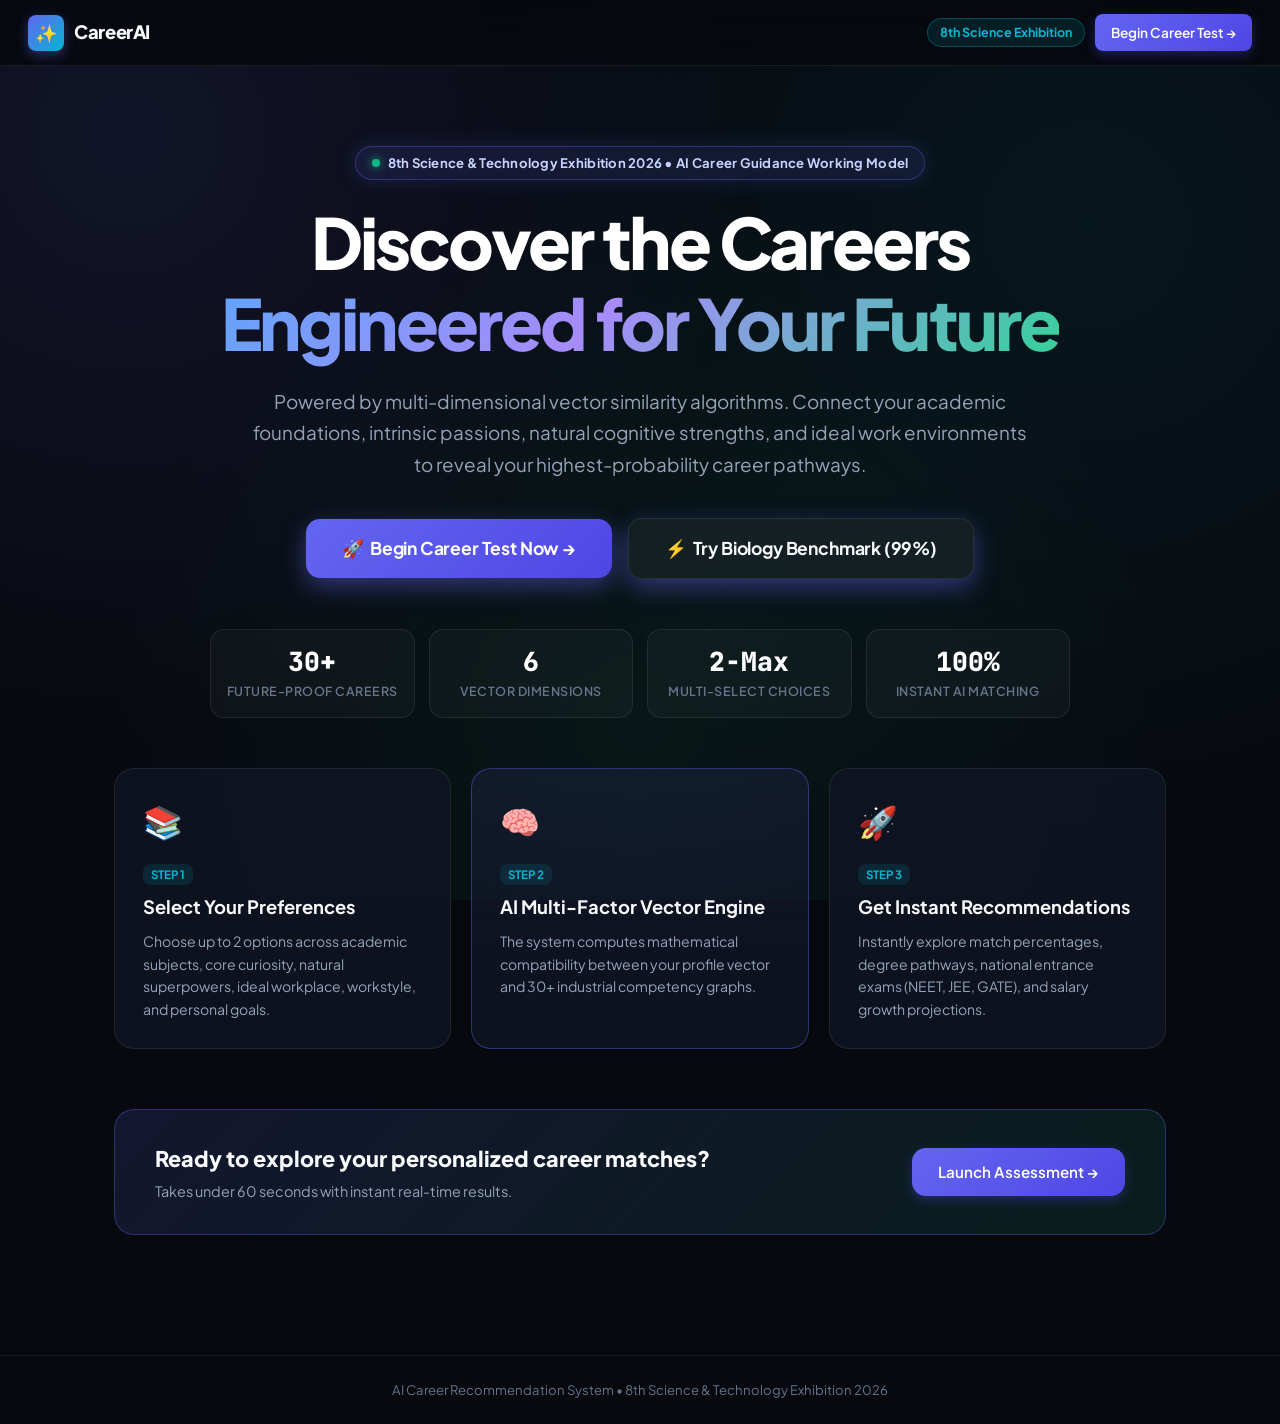
<file: index.html>
<!DOCTYPE html>
<html lang="en">
<head>
  <meta charset="UTF-8">
  <meta name="viewport" content="width=device-width, initial-scale=1.0">
  <title>CareerAI — 8th Science & Technology Exhibition 2026</title>
  <link rel="stylesheet" href="css/style.css">
  <link rel="preconnect" href="https://fonts.googleapis.com">
  <link rel="preconnect" href="https://fonts.gstatic.com" crossorigin>
  <link href="https://fonts.googleapis.com/css2?family=Plus+Jakarta+Sans:wght@400;500;600;700;800&family=JetBrains+Mono:wght@500;700&display=swap" rel="stylesheet">
</head>
<body>

  <!-- Top Navigation Bar -->
  <header class="top-nav">
    <div class="nav-wrap">
      <a href="index.html" class="brand">
        <div class="brand-icon">✨</div>
        <span class="brand-title">CareerAI</span>
      </a>

      <div class="nav-actions">
        <span class="exhibition-pill">8th Science Exhibition</span>
        <a href="form.html" class="btn btn-primary">
          Begin Career Test →
        </a>
      </div>
    </div>
  </header>

  <!-- Grand Immersive Hero Section -->
  <main class="landing-hero-container">
    
    <div class="hero-pill-badge">
      <span class="pill-dot"></span>
      <span>8th Science & Technology Exhibition 2026 • AI Career Guidance Working Model</span>
    </div>

    <h1 class="landing-main-title">
      Discover the Careers <br>
      <span class="gradient-headline">Engineered for Your Future</span>
    </h1>

    <p class="landing-subtitle">
      Powered by multi-dimensional vector similarity algorithms. Connect your academic foundations, intrinsic passions, natural cognitive strengths, and ideal work environments to reveal your highest-probability career pathways.
    </p>

    <!-- Prominent Begin Button Group -->
    <div class="landing-cta-box">
      <a href="form.html" class="btn btn-primary btn-giant">
        <span>🚀</span> Begin Career Test Now →
      </a>
      <a href="form.html?preset=biology" class="btn btn-outline btn-giant">
        <span>⚡</span> Try Biology Benchmark (99%)
      </a>
    </div>

    <!-- Live System Highlights Bar -->
    <div class="hero-stats-row">
      <div class="hero-stat-card">
        <span class="stat-num">30+</span>
        <span class="stat-text">Future-Proof Careers</span>
      </div>
      <div class="hero-stat-card">
        <span class="stat-num">6</span>
        <span class="stat-text">Vector Dimensions</span>
      </div>
      <div class="hero-stat-card">
        <span class="stat-num">2-Max</span>
        <span class="stat-text">Multi-Select Choices</span>
      </div>
      <div class="hero-stat-card">
        <span class="stat-num">100%</span>
        <span class="stat-text">Instant AI Matching</span>
      </div>
    </div>

    <!-- How It Works 3-Step Feature Cards -->
    <div class="landing-steps-grid">
      <div class="step-preview-card">
        <div class="step-icon-bubble">📚</div>
        <div class="step-num-tag">Step 1</div>
        <h3>Select Your Preferences</h3>
        <p>Choose up to 2 options across academic subjects, core curiosity, natural superpowers, ideal workplace, workstyle, and personal goals.</p>
      </div>

      <div class="step-preview-card highlight-step">
        <div class="step-icon-bubble">🧠</div>
        <div class="step-num-tag">Step 2</div>
        <h3>AI Multi-Factor Vector Engine</h3>
        <p>The system computes mathematical compatibility between your profile vector and 30+ industrial competency graphs.</p>
      </div>

      <div class="step-preview-card">
        <div class="step-icon-bubble">🚀</div>
        <div class="step-num-tag">Step 3</div>
        <h3>Get Instant Recommendations</h3>
        <p>Instantly explore match percentages, degree pathways, national entrance exams (NEET, JEE, GATE), and salary growth projections.</p>
      </div>
    </div>

    <!-- Bottom Launch Banner -->
    <div class="bottom-launch-banner">
      <div>
        <h3>Ready to explore your personalized career matches?</h3>
        <p style="color: var(--text-muted); font-size: 0.9rem; margin-top: 4px;">Takes under 60 seconds with instant real-time results.</p>
      </div>
      <a href="form.html" class="btn btn-primary btn-large">
        Launch Assessment →
      </a>
    </div>

  </main>

  <!-- Clean Footer -->
  <footer class="landing-footer">
    <p>AI Career Recommendation System • 8th Science & Technology Exhibition 2026</p>
  </footer>

</body>
</html>
</file>
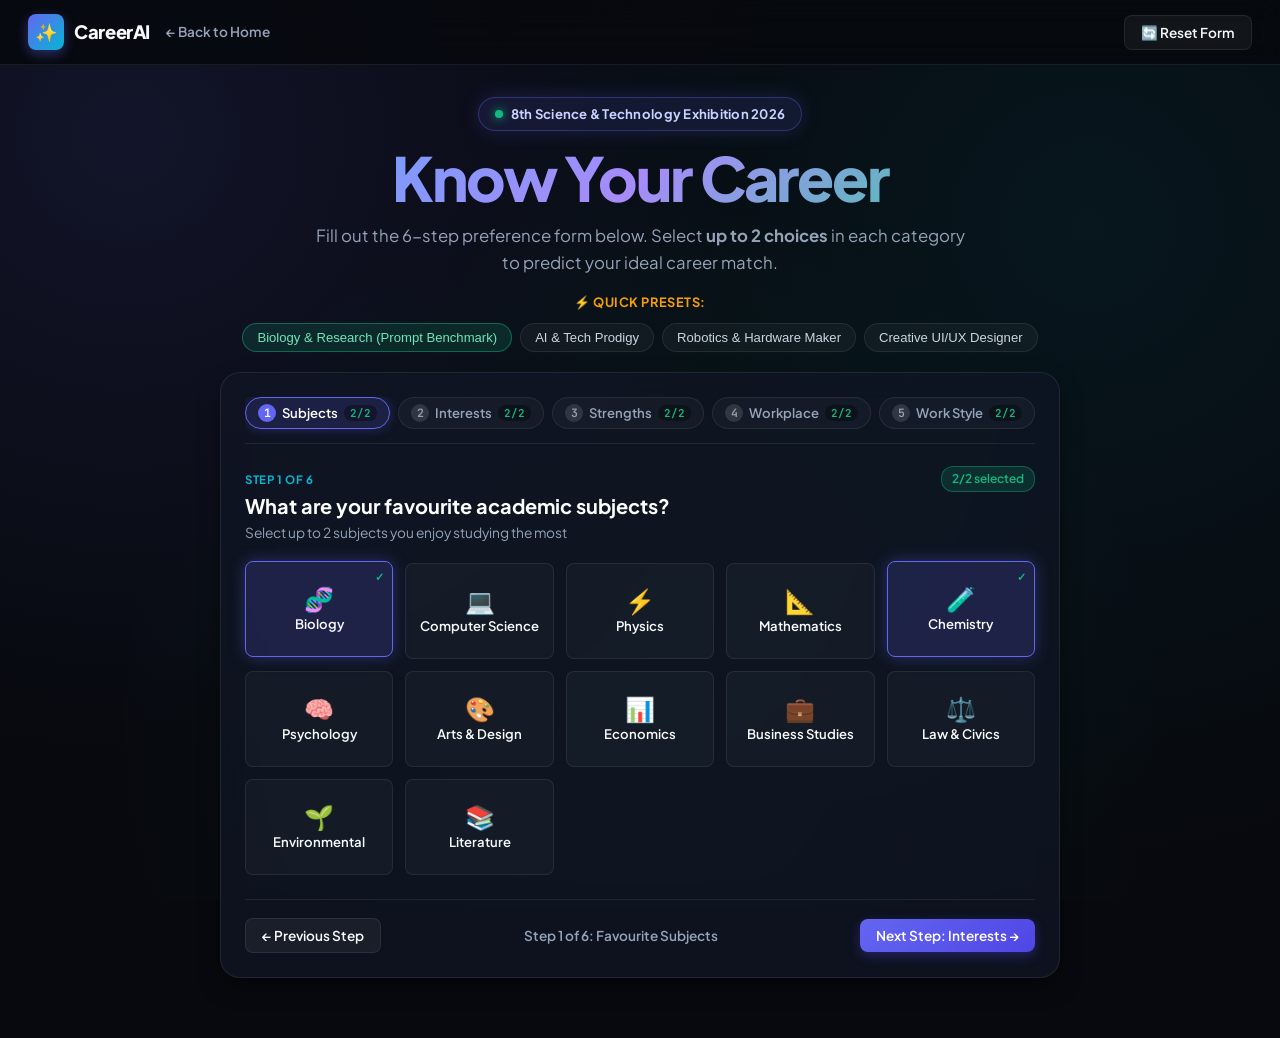
<file: form.html>
<!DOCTYPE html>
<html lang="en">
<head>
  <meta charset="UTF-8">
  <meta name="viewport" content="width=device-width, initial-scale=1.0">
  <title>Know Your Career — AI Career Assessment Form</title>
  <link rel="stylesheet" href="css/style.css">
  <link rel="preconnect" href="https://fonts.googleapis.com">
  <link rel="preconnect" href="https://fonts.gstatic.com" crossorigin>
  <link href="https://fonts.googleapis.com/css2?family=Plus+Jakarta+Sans:wght@400;500;600;700;800&family=JetBrains+Mono:wght@500;700&display=swap" rel="stylesheet">
</head>
<body>

  <!-- Top Navigation Bar -->
  <header class="top-nav">
    <div class="nav-wrap">
      <div style="display: flex; align-items: center; gap: 16px;">
        <a href="index.html" class="brand">
          <div class="brand-icon">✨</div>
          <span class="brand-title">CareerAI</span>
        </a>
        <a href="index.html" class="nav-back-link">
          ← Back to Home
        </a>
      </div>

      <div class="nav-actions">
        <button id="btn-reset-form" class="btn btn-outline">
          🔄 Reset Form
        </button>
      </div>
    </div>
  </header>

  <!-- Page Title Header (Heading: Know Your Career) -->
  <div class="form-page-header">
    <div class="hero-pill-badge" style="margin-bottom: 12px;">
      <span class="pill-dot"></span>
      <span>8th Science & Technology Exhibition 2026</span>
    </div>
    <h1 class="know-ur-career-title">Know Your Career</h1>
    <p class="form-page-subtitle">
      Fill out the 6-step preference form below. Select <strong>up to 2 choices</strong> in each category to predict your ideal career match.
    </p>

    <!-- Quick Demonstration Presets -->
    <div class="presets-wrapper" style="margin-top: 14px;">
      <span class="presets-label">⚡ Quick Presets:</span>
      <div id="presets-banner" class="presets-chips-box"></div>
    </div>
  </div>

  <!-- Centered Form Container -->
  <main class="form-container-centered">
    <div class="card wizard-card">
      
      <!-- Stepper Nav Bar (Steps 1 to 6) -->
      <div class="stepper-nav-bar">
        <button class="step-nav-pill active" data-step="0">
          <span class="step-num">1</span>
          <span class="step-name">Subjects</span>
          <span class="step-count-badge" id="pill-count-subjects">1/2</span>
        </button>
        <button class="step-nav-pill" data-step="1">
          <span class="step-num">2</span>
          <span class="step-name">Interests</span>
          <span class="step-count-badge" id="pill-count-interests">1/2</span>
        </button>
        <button class="step-nav-pill" data-step="2">
          <span class="step-num">3</span>
          <span class="step-name">Strengths</span>
          <span class="step-count-badge" id="pill-count-strengths">1/2</span>
        </button>
        <button class="step-nav-pill" data-step="3">
          <span class="step-num">4</span>
          <span class="step-name">Workplace</span>
          <span class="step-count-badge" id="pill-count-workplaces">1/2</span>
        </button>
        <button class="step-nav-pill" data-step="4">
          <span class="step-num">5</span>
          <span class="step-name">Work Style</span>
          <span class="step-count-badge" id="pill-count-workstyles">1/2</span>
        </button>
        <button class="step-nav-pill" data-step="5">
          <span class="step-num">6</span>
          <span class="step-name">Goals</span>
          <span class="step-count-badge" id="pill-count-goals">1/2</span>
        </button>
      </div>

      <!-- Step Content Panes -->
      <div class="wizard-panes-wrapper">

        <!-- Pane 1: Favourite Subjects -->
        <div class="wizard-pane active" id="pane-0">
          <div class="pane-header">
            <div>
              <span class="pane-step-tag">Step 1 of 6</span>
              <h3 class="pane-title">What are your favourite academic subjects?</h3>
              <p class="pane-subtitle">Select up to 2 subjects you enjoy studying the most</p>
            </div>
            <span class="counter-tag is-one" id="counter-subjects">1/2 selected</span>
          </div>

          <div class="ordered-tiles-grid">
            <div class="choice-tile selected" data-group="subjects" data-val="biology">
              <span class="tile-check">✓</span>
              <span class="tile-icon">🧬</span>
              <span class="tile-text">Biology</span>
            </div>
            <div class="choice-tile" data-group="subjects" data-val="computer_science">
              <span class="tile-check">✓</span>
              <span class="tile-icon">💻</span>
              <span class="tile-text">Computer Science</span>
            </div>
            <div class="choice-tile" data-group="subjects" data-val="physics">
              <span class="tile-check">✓</span>
              <span class="tile-icon">⚡</span>
              <span class="tile-text">Physics</span>
            </div>
            <div class="choice-tile" data-group="subjects" data-val="mathematics">
              <span class="tile-check">✓</span>
              <span class="tile-icon">📐</span>
              <span class="tile-text">Mathematics</span>
            </div>
            <div class="choice-tile" data-group="subjects" data-val="chemistry">
              <span class="tile-check">✓</span>
              <span class="tile-icon">🧪</span>
              <span class="tile-text">Chemistry</span>
            </div>
            <div class="choice-tile" data-group="subjects" data-val="psychology">
              <span class="tile-check">✓</span>
              <span class="tile-icon">🧠</span>
              <span class="tile-text">Psychology</span>
            </div>
            <div class="choice-tile" data-group="subjects" data-val="arts">
              <span class="tile-check">✓</span>
              <span class="tile-icon">🎨</span>
              <span class="tile-text">Arts & Design</span>
            </div>
            <div class="choice-tile" data-group="subjects" data-val="economics">
              <span class="tile-check">✓</span>
              <span class="tile-icon">📊</span>
              <span class="tile-text">Economics</span>
            </div>
            <div class="choice-tile" data-group="subjects" data-val="business_studies">
              <span class="tile-check">✓</span>
              <span class="tile-icon">💼</span>
              <span class="tile-text">Business Studies</span>
            </div>
            <div class="choice-tile" data-group="subjects" data-val="law_civics">
              <span class="tile-check">✓</span>
              <span class="tile-icon">⚖️</span>
              <span class="tile-text">Law & Civics</span>
            </div>
            <div class="choice-tile" data-group="subjects" data-val="environmental_science">
              <span class="tile-check">✓</span>
              <span class="tile-icon">🌱</span>
              <span class="tile-text">Environmental</span>
            </div>
            <div class="choice-tile" data-group="subjects" data-val="literature">
              <span class="tile-check">✓</span>
              <span class="tile-icon">📚</span>
              <span class="tile-text">Literature</span>
            </div>
          </div>
        </div>

        <!-- Pane 2: Core Interests -->
        <div class="wizard-pane" id="pane-1">
          <div class="pane-header">
            <div>
              <span class="pane-step-tag">Step 2 of 6</span>
              <h3 class="pane-title">What activities drive your curiosity?</h3>
              <p class="pane-subtitle">Select up to 2 areas that ignite your intrinsic motivation</p>
            </div>
            <span class="counter-tag is-one" id="counter-interests">1/2 selected</span>
          </div>

          <div class="ordered-tiles-grid">
            <div class="choice-tile selected" data-group="interests" data-val="research">
              <span class="tile-check">✓</span>
              <span class="tile-icon">🔬</span>
              <span class="tile-text">Scientific Research</span>
            </div>
            <div class="choice-tile" data-group="interests" data-val="coding">
              <span class="tile-check">✓</span>
              <span class="tile-icon">👨‍💻</span>
              <span class="tile-text">Coding & AI</span>
            </div>
            <div class="choice-tile" data-group="interests" data-val="building_hardware">
              <span class="tile-check">✓</span>
              <span class="tile-icon">🤖</span>
              <span class="tile-text">Hardware & Robots</span>
            </div>
            <div class="choice-tile" data-group="interests" data-val="healthcare">
              <span class="tile-check">✓</span>
              <span class="tile-icon">🏥</span>
              <span class="tile-text">Healthcare & Medicine</span>
            </div>
            <div class="choice-tile" data-group="interests" data-val="space">
              <span class="tile-check">✓</span>
              <span class="tile-icon">🚀</span>
              <span class="tile-text">Space Exploration</span>
            </div>
            <div class="choice-tile" data-group="interests" data-val="design">
              <span class="tile-check">✓</span>
              <span class="tile-icon">✨</span>
              <span class="tile-text">Creative Design</span>
            </div>
            <div class="choice-tile" data-group="interests" data-val="finance">
              <span class="tile-check">✓</span>
              <span class="tile-icon">📈</span>
              <span class="tile-text">Finance & Markets</span>
            </div>
            <div class="choice-tile" data-group="interests" data-val="entrepreneurship">
              <span class="tile-check">✓</span>
              <span class="tile-icon">💡</span>
              <span class="tile-text">Startups & Business</span>
            </div>
            <div class="choice-tile" data-group="interests" data-val="environment">
              <span class="tile-check">✓</span>
              <span class="tile-icon">🌱</span>
              <span class="tile-text">Climate & Nature</span>
            </div>
            <div class="choice-tile" data-group="interests" data-val="gaming">
              <span class="tile-check">✓</span>
              <span class="tile-icon">🎮</span>
              <span class="tile-text">Gaming & Media</span>
            </div>
            <div class="choice-tile" data-group="interests" data-val="neuroscience">
              <span class="tile-check">✓</span>
              <span class="tile-icon">🧠</span>
              <span class="tile-text">Brain & Mind</span>
            </div>
            <div class="choice-tile" data-group="interests" data-val="social_justice">
              <span class="tile-check">✓</span>
              <span class="tile-icon">⚖️</span>
              <span class="tile-text">Social Justice</span>
            </div>
          </div>
        </div>

        <!-- Pane 3: Natural Strengths -->
        <div class="wizard-pane" id="pane-2">
          <div class="pane-header">
            <div>
              <span class="pane-step-tag">Step 3 of 6</span>
              <h3 class="pane-title">What are your natural cognitive superpowers?</h3>
              <p class="pane-subtitle">Select up to 2 skills that feel effortless to you</p>
            </div>
            <span class="counter-tag is-one" id="counter-strengths">1/2 selected</span>
          </div>

          <div class="ordered-tiles-grid">
            <div class="choice-tile selected" data-group="strengths" data-val="analytical">
              <span class="tile-check">✓</span>
              <span class="tile-icon">🔍</span>
              <span class="tile-text">Analytical Mind</span>
            </div>
            <div class="choice-tile" data-group="strengths" data-val="problem_solving">
              <span class="tile-check">✓</span>
              <span class="tile-icon">🧩</span>
              <span class="tile-text">Problem Solving</span>
            </div>
            <div class="choice-tile" data-group="strengths" data-val="hands_on">
              <span class="tile-check">✓</span>
              <span class="tile-icon">🛠️</span>
              <span class="tile-text">Hands-on Tools</span>
            </div>
            <div class="choice-tile" data-group="strengths" data-val="creativity">
              <span class="tile-check">✓</span>
              <span class="tile-icon">💡</span>
              <span class="tile-text">Creative Vision</span>
            </div>
            <div class="choice-tile" data-group="strengths" data-val="mathematical">
              <span class="tile-check">✓</span>
              <span class="tile-icon">🧮</span>
              <span class="tile-text">Math Precision</span>
            </div>
            <div class="choice-tile" data-group="strengths" data-val="empathy">
              <span class="tile-check">✓</span>
              <span class="tile-icon">🤝</span>
              <span class="tile-text">Empathy & Listening</span>
            </div>
            <div class="choice-tile" data-group="strengths" data-val="strategic_planning">
              <span class="tile-check">✓</span>
              <span class="tile-icon">🎯</span>
              <span class="tile-text">Strategic Planning</span>
            </div>
            <div class="choice-tile" data-group="strengths" data-val="public_speaking">
              <span class="tile-check">✓</span>
              <span class="tile-icon">🎙️</span>
              <span class="tile-text">Public Speaking</span>
            </div>
          </div>
        </div>

        <!-- Pane 4: Ideal Workplace -->
        <div class="wizard-pane" id="pane-3">
          <div class="pane-header">
            <div>
              <span class="pane-step-tag">Step 4 of 6</span>
              <h3 class="pane-title">Where do you do your best work?</h3>
              <p class="pane-subtitle">Select up to 2 preferred work environments</p>
            </div>
            <span class="counter-tag is-one" id="counter-workplaces">1/2 selected</span>
          </div>

          <div class="ordered-tiles-grid">
            <div class="choice-tile selected" data-group="workplaces" data-val="laboratory">
              <span class="tile-check">✓</span>
              <span class="tile-icon">🧫</span>
              <span class="tile-text">Laboratory / R&D</span>
            </div>
            <div class="choice-tile" data-group="workplaces" data-val="tech_office">
              <span class="tile-check">✓</span>
              <span class="tile-icon">🏢</span>
              <span class="tile-text">Tech Campus</span>
            </div>
            <div class="choice-tile" data-group="workplaces" data-val="hospital">
              <span class="tile-check">✓</span>
              <span class="tile-icon">🏨</span>
              <span class="tile-text">Hospital / Clinic</span>
            </div>
            <div class="choice-tile" data-group="workplaces" data-val="studio">
              <span class="tile-check">✓</span>
              <span class="tile-icon">🎨</span>
              <span class="tile-text">Design Studio</span>
            </div>
            <div class="choice-tile" data-group="workplaces" data-val="startup_incubator">
              <span class="tile-check">✓</span>
              <span class="tile-icon">🚀</span>
              <span class="tile-text">Startup Hub</span>
            </div>
            <div class="choice-tile" data-group="workplaces" data-val="field">
              <span class="tile-check">✓</span>
              <span class="tile-icon">🏞️</span>
              <span class="tile-text">Field & Outdoors</span>
            </div>
            <div class="choice-tile" data-group="workplaces" data-val="remote">
              <span class="tile-check">✓</span>
              <span class="tile-icon">💻</span>
              <span class="tile-text">Remote / Home</span>
            </div>
            <div class="choice-tile" data-group="workplaces" data-val="research_hospital">
              <span class="tile-check">✓</span>
              <span class="tile-icon">🏥</span>
              <span class="tile-text">Research Institute</span>
            </div>
          </div>
        </div>

        <!-- Pane 5: Work Style & Rhythm -->
        <div class="wizard-pane" id="pane-4">
          <div class="pane-header">
            <div>
              <span class="pane-step-tag">Step 5 of 6</span>
              <h3 class="pane-title">How do you prefer to collaborate?</h3>
              <p class="pane-subtitle">Select up to 2 work styles that match your natural personality</p>
            </div>
            <span class="counter-tag is-one" id="counter-workstyles">1/2 selected</span>
          </div>

          <div class="ordered-tiles-grid">
            <div class="choice-tile selected" data-group="workstyles" data-val="independent">
              <span class="tile-check">✓</span>
              <span class="tile-icon">🧘</span>
              <span class="tile-text">Deep Focus / Solo</span>
            </div>
            <div class="choice-tile" data-group="workstyles" data-val="collaborative">
              <span class="tile-check">✓</span>
              <span class="tile-icon">👥</span>
              <span class="tile-text">Team Collaboration</span>
            </div>
            <div class="choice-tile" data-group="workstyles" data-val="fast_paced">
              <span class="tile-check">✓</span>
              <span class="tile-icon">⚡</span>
              <span class="tile-text">Fast-Paced</span>
            </div>
            <div class="choice-tile" data-group="workstyles" data-val="structured">
              <span class="tile-check">✓</span>
              <span class="tile-icon">📋</span>
              <span class="tile-text">Structured & Methodical</span>
            </div>
            <div class="choice-tile" data-group="workstyles" data-val="creative_freedom">
              <span class="tile-check">✓</span>
              <span class="tile-icon">🎨</span>
              <span class="tile-text">Creative Freedom</span>
            </div>
            <div class="choice-tile" data-group="workstyles" data-val="leadership">
              <span class="tile-check">✓</span>
              <span class="tile-icon">👑</span>
              <span class="tile-text">Leading & Managing</span>
            </div>
          </div>
        </div>

        <!-- Pane 6: Core Life Goal -->
        <div class="wizard-pane" id="pane-5">
          <div class="pane-header">
            <div>
              <span class="pane-step-tag">Step 6 of 6</span>
              <h3 class="pane-title">What is your primary long-term aspiration?</h3>
              <p class="pane-subtitle">Select up to 2 career ambitions you value most</p>
            </div>
            <span class="counter-tag is-one" id="counter-goals">1/2 selected</span>
          </div>

          <div class="ordered-tiles-grid">
            <div class="choice-tile selected" data-group="goals" data-val="innovation">
              <span class="tile-check">✓</span>
              <span class="tile-icon">🚀</span>
              <span class="tile-text">Breakthrough Innovation</span>
            </div>
            <div class="choice-tile" data-group="goals" data-val="high_earning">
              <span class="tile-check">✓</span>
              <span class="tile-icon">💰</span>
              <span class="tile-text">High Earning Potential</span>
            </div>
            <div class="choice-tile" data-group="goals" data-val="social_impact">
              <span class="tile-check">✓</span>
              <span class="tile-icon">❤️</span>
              <span class="tile-text">Social Impact</span>
            </div>
            <div class="choice-tile" data-group="goals" data-val="work_life_balance">
              <span class="tile-check">✓</span>
              <span class="tile-icon">⚖️</span>
              <span class="tile-text">Work-Life Balance</span>
            </div>
            <div class="choice-tile" data-group="goals" data-val="creative_freedom">
              <span class="tile-check">✓</span>
              <span class="tile-icon">✨</span>
              <span class="tile-text">Creative Expression</span>
            </div>
            <div class="choice-tile" data-group="goals" data-val="global_mobility">
              <span class="tile-check">✓</span>
              <span class="tile-icon">✈️</span>
              <span class="tile-text">Global Mobility</span>
            </div>
          </div>
        </div>

      </div>

      <!-- Wizard Navigation Footer -->
      <div class="wizard-footer-nav">
        <button id="btn-prev-step" class="btn btn-outline" disabled>
          ← Previous Step
        </button>
        <div class="wizard-summary-indicator" id="wizard-step-indicator">
          Step 1 of 6: Favourite Subjects
        </div>
        <button id="btn-next-step" class="btn btn-primary">
          Next Step: Interests →
        </button>
      </div>

    </div>
  </main>

  <!-- Scripts -->
  <script src="js/careers-data.js"></script>
  <script src="js/ai-engine.js"></script>
  <script src="js/form.js"></script>
</body>
</html>
</file>
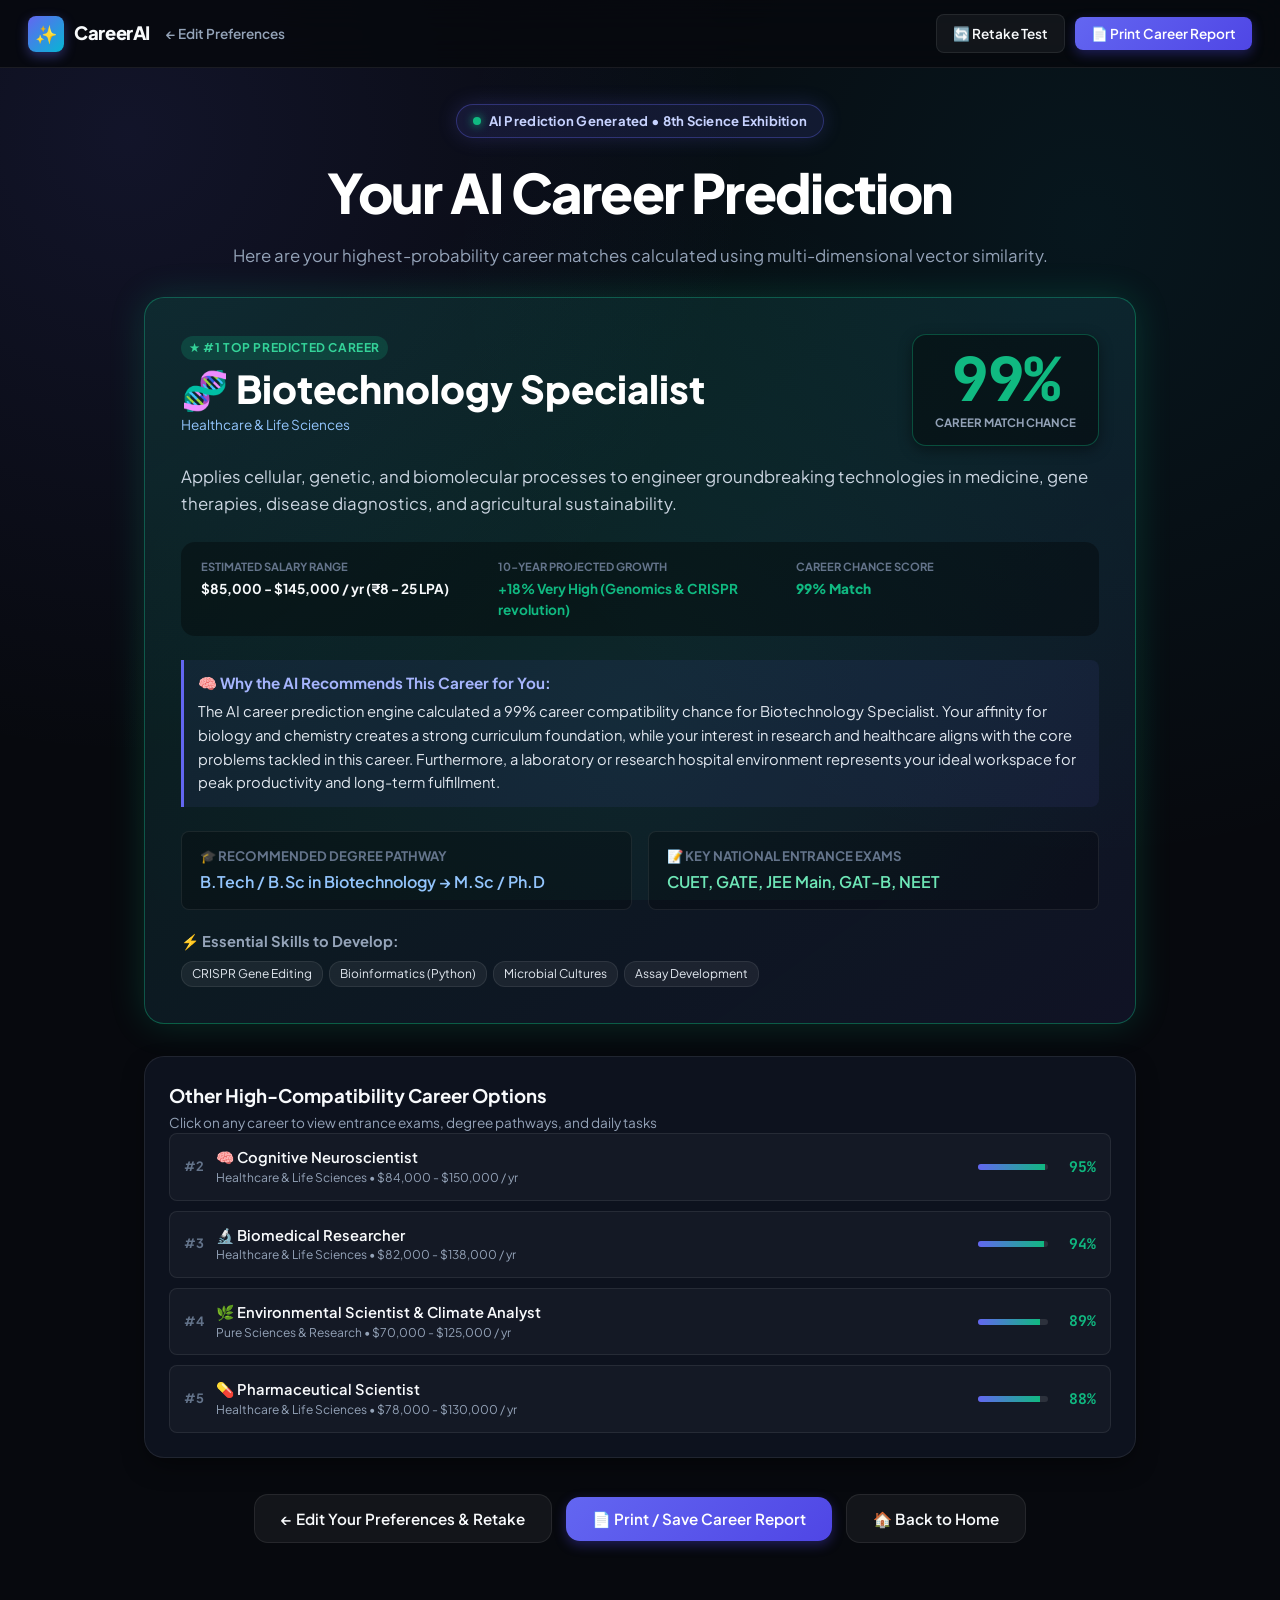
<file: results.html>
<!DOCTYPE html>
<html lang="en">
<head>
  <meta charset="UTF-8">
  <meta name="viewport" content="width=device-width, initial-scale=1.0">
  <title>Your AI Career Prediction — Results</title>
  <link rel="stylesheet" href="css/style.css">
  <link rel="preconnect" href="https://fonts.googleapis.com">
  <link rel="preconnect" href="https://fonts.gstatic.com" crossorigin>
  <link href="https://fonts.googleapis.com/css2?family=Plus+Jakarta+Sans:wght@400;500;600;700;800&family=JetBrains+Mono:wght@500;700&display=swap" rel="stylesheet">
</head>
<body>

  <!-- Top Navigation Bar -->
  <header class="top-nav">
    <div class="nav-wrap">
      <div style="display: flex; align-items: center; gap: 16px;">
        <a href="index.html" class="brand">
          <div class="brand-icon">✨</div>
          <span class="brand-title">CareerAI</span>
        </a>
        <a href="form.html" class="nav-back-link">
          ← Edit Preferences
        </a>
      </div>

      <div class="nav-actions">
        <a href="form.html" class="btn btn-outline">
          🔄 Retake Test
        </a>
        <button id="btn-print-report" class="btn btn-primary">
          📄 Print Career Report
        </button>
      </div>
    </div>
  </header>

  <!-- Results Page Container -->
  <main class="results-page-container">
    
    <!-- Results Header -->
    <div class="results-page-header">
      <div class="hero-pill-badge" style="margin-bottom: 12px;">
        <span class="pill-dot"></span>
        <span>AI Prediction Generated • 8th Science Exhibition</span>
      </div>
      <h1 class="results-main-title">Your AI Career Prediction</h1>
      <p class="results-subtitle">
        Here are your highest-probability career matches calculated using multi-dimensional vector similarity.
      </p>
    </div>

    <!-- Top Match Hero Card (Large, Spacious, 99% Chance) -->
    <div class="results-top-card">
      <div class="results-card-top-row">
        <div>
          <span class="badge-top">★ #1 Top Predicted Career</span>
          <h2 class="results-career-name" id="results-career-title">🧬 Biotechnology Specialist</h2>
          <div class="career-category-tag" id="results-career-category">Healthcare & Life Sciences</div>
        </div>

        <div class="results-score-box">
          <div class="results-score-number" id="results-score-value">99%</div>
          <div class="results-score-lbl">Career Match Chance</div>
        </div>
      </div>

      <p class="results-career-description" id="results-career-desc">
        Applies cellular, genetic, and biomolecular processes to engineer groundbreaking technologies in medicine, gene therapies, disease diagnostics, and agricultural sustainability.
      </p>

      <!-- Stats Metric Strip -->
      <div class="results-stats-strip">
        <div class="stat-item">
          <div class="stat-title">Estimated Salary Range</div>
          <div class="stat-val" id="results-salary">$85K - $145K / yr (₹8 - 25 LPA)</div>
        </div>
        <div class="stat-item">
          <div class="stat-title">10-Year Projected Growth</div>
          <div class="stat-val" id="results-growth" style="color: var(--accent-emerald);">+18% Very High</div>
        </div>
        <div class="stat-item">
          <div class="stat-title">Career Chance Score</div>
          <div class="stat-val" style="color: var(--accent-emerald); font-weight: 800;">99% Match</div>
        </div>
      </div>

      <!-- AI Narrative Callout -->
      <div class="rationale-callout" style="margin-bottom: 24px;">
        <div style="font-weight: 700; color: #a5b4fc; margin-bottom: 6px; font-size: 0.95rem;">
          🧠 Why the AI Recommends This Career for You:
        </div>
        <p id="results-narrative" style="line-height: 1.6; font-size: 0.92rem; color: #e2e8f0;">
          The AI career prediction engine calculated a 99% career compatibility chance for Biotechnology Specialist.
        </p>
      </div>

      <!-- Roadmap & Exam Requirements -->
      <div class="results-specs-grid">
        <div class="spec-card">
          <h4>🎓 Recommended Degree Pathway</h4>
          <p id="results-edu" style="color: #93c5fd; font-weight: 600; margin-top: 4px;">
            B.Tech / B.Sc in Biotechnology → M.Sc / Ph.D
          </p>
        </div>
        <div class="spec-card">
          <h4>📝 Key National Entrance Exams</h4>
          <p id="results-exams" style="color: #6ee7b7; font-weight: 600; margin-top: 4px;">
            CUET, GATE, JEE Main, GAT-B, NEET
          </p>
        </div>
      </div>

      <!-- Core Skills to Build -->
      <div style="margin-top: 20px;">
        <h4 style="font-size: 0.92rem; color: var(--text-muted); margin-bottom: 8px;">⚡ Essential Skills to Develop:</h4>
        <div class="skill-tags" id="results-skills"></div>
      </div>
    </div>

    <!-- Runners-Up Section -->
    <div class="card" style="margin-top: 32px;">
      <div class="card-title-row">
        <div>
          <h3>Other High-Compatibility Career Options</h3>
          <p style="font-size: 0.85rem; color: var(--text-muted); margin-top: 2px;">
            Click on any career to view entrance exams, degree pathways, and daily tasks
          </p>
        </div>
      </div>
      <div class="runners-list" id="results-runners-list"></div>
    </div>

    <!-- Bottom Action Navigation -->
    <div class="results-bottom-actions">
      <a href="form.html" class="btn btn-outline btn-large">
        ← Edit Your Preferences & Retake
      </a>
      <button onclick="window.print()" class="btn btn-primary btn-large">
        📄 Print / Save Career Report
      </button>
      <a href="index.html" class="btn btn-outline btn-large">
        🏠 Back to Home
      </a>
    </div>

  </main>

  <!-- Interactive Career Detail Modal -->
  <div class="modal-overlay" id="career-modal-overlay">
    <div class="modal-card">
      <button class="modal-close" id="modal-close-btn">&times;</button>
      <div style="font-size: 0.75rem; color: var(--accent-cyan); font-weight: 700; text-transform: uppercase;" id="modal-career-category">Category</div>
      <h2 style="font-size: 1.5rem; margin: 4px 0 10px;" id="modal-career-title">Career Title</h2>
      <p style="font-size: 0.88rem; color: #cbd5e1; line-height: 1.5; margin-bottom: 16px;" id="modal-career-desc">Description</p>

      <div class="stats-strip" style="margin-bottom: 16px;">
        <div class="stat-item">
          <div class="stat-title">Salary Band</div>
          <div class="stat-val" id="modal-career-salary">-</div>
        </div>
        <div class="stat-item">
          <div class="stat-title">Growth Outlook</div>
          <div class="stat-val" id="modal-career-outlook" style="color: var(--accent-emerald);">-</div>
        </div>
      </div>

      <div class="specs-list">
        <div class="spec-line">
          <strong>🎓 Education:</strong>
          <span id="modal-career-edu">-</span>
        </div>
        <div class="spec-line">
          <strong>📝 Key Exams:</strong>
          <span id="modal-career-exams" style="color: #6ee7b7;">-</span>
        </div>
        <div style="margin-top: 8px;">
          <strong style="display: block; margin-bottom: 4px;">⚡ Skills to Learn:</strong>
          <div class="skill-tags" id="modal-career-skills"></div>
        </div>
      </div>
    </div>
  </div>

  <!-- Scripts -->
  <script src="js/careers-data.js"></script>
  <script src="js/ai-engine.js"></script>
  <script src="js/results.js"></script>
</body>
</html>
</file>
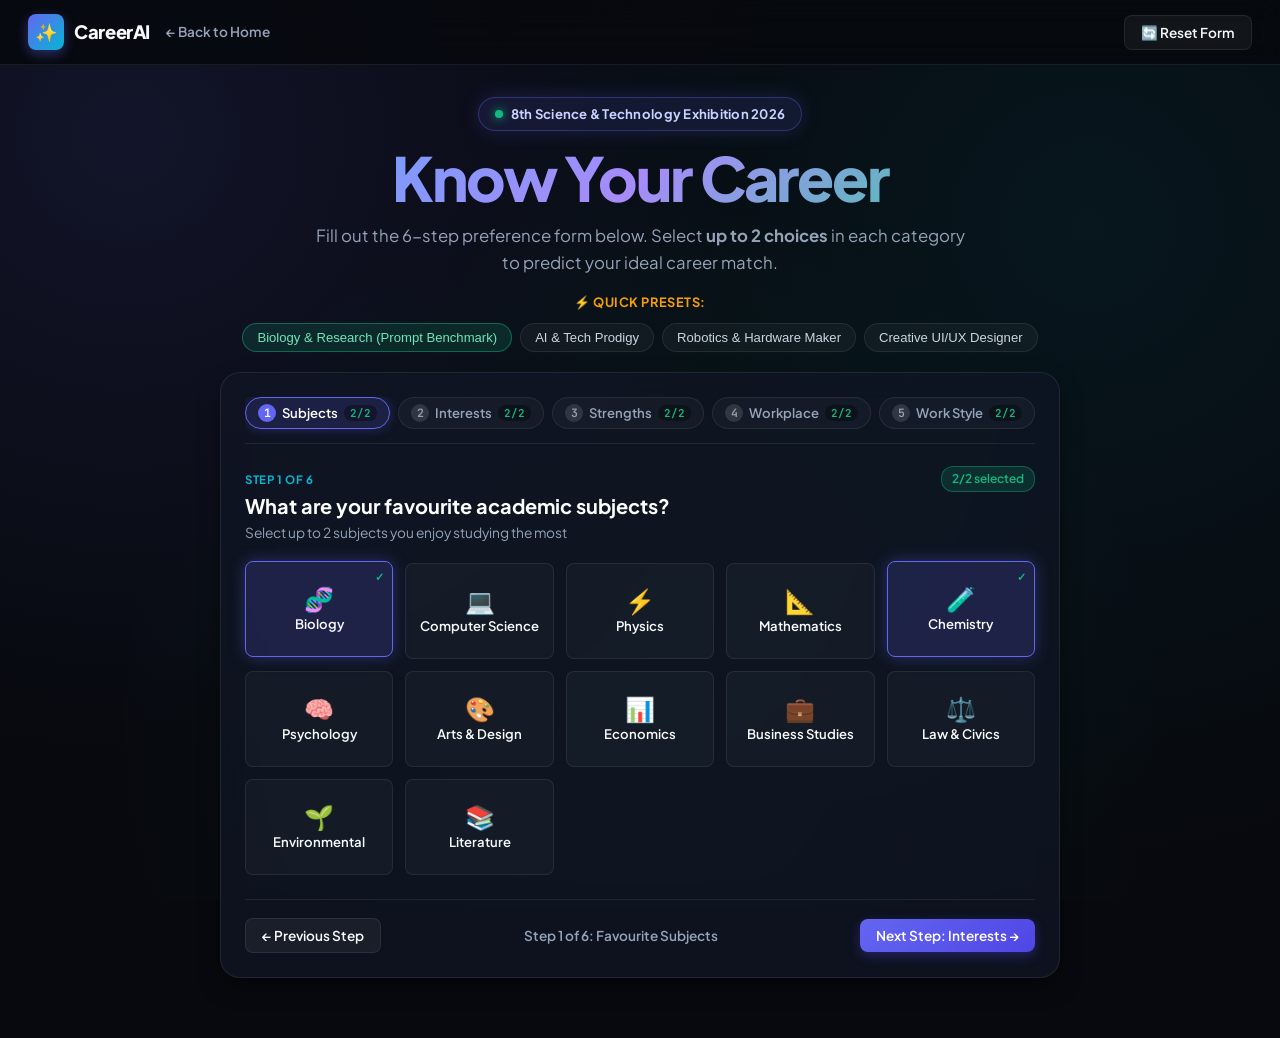
<file: test.html>
<!DOCTYPE html>
<html lang="en">
<head>
  <meta charset="UTF-8">
  <meta http-equiv="refresh" content="0; url=form.html">
  <title>Redirecting to Know Your Career...</title>
</head>
<body style="background: #07090e; color: #fff; font-family: sans-serif; display: flex; align-items: center; justify-content: center; height: 100vh;">
  <p>Loading Know Your Career... If not redirected, <a href="form.html" style="color: #6366f1;">click here</a>.</p>
</body>
</html>
</file>
<file: css/style.css>
/* ==========================================================================
   AI Career Recommendation System - Simplified & Refined UI
   Color Theme: Dark Luxury Slate with Indigo, Emerald & Cyan Accents
   Typography: Plus Jakarta Sans
   ========================================================================== */

@import url('https://fonts.googleapis.com/css2?family=Plus+Jakarta+Sans:wght@400;500;600;700;800&family=JetBrains+Mono:wght@500;700&display=swap');

:root {
  --bg-dark: #07090e;
  --bg-card: rgba(16, 22, 36, 0.75);
  --bg-card-hover: rgba(22, 30, 48, 0.85);
  
  --border-subtle: rgba(255, 255, 255, 0.08);
  --border-hover: rgba(255, 255, 255, 0.16);
  --border-active: rgba(99, 102, 241, 0.6);

  --text-main: #f8fafc;
  --text-muted: #94a3b8;
  --text-dim: #64748b;

  --primary: #6366f1;           /* Indigo */
  --primary-glow: rgba(99, 102, 241, 0.35);
  --accent-emerald: #10b981;    /* Emerald */
  --accent-cyan: #06b6d4;       /* Cyan */
  --accent-amber: #f59e0b;

  --font-sans: 'Plus Jakarta Sans', -apple-system, BlinkMacSystemFont, sans-serif;
  --font-mono: 'JetBrains Mono', monospace;

  --radius-sm: 8px;
  --radius-md: 14px;
  --radius-lg: 20px;
}

* {
  box-sizing: border-box;
  margin: 0;
  padding: 0;
}

body {
  background-color: var(--bg-dark);
  background-image: 
    radial-gradient(circle at 10% 15%, rgba(99, 102, 241, 0.12) 0%, transparent 45%),
    radial-gradient(circle at 85% 25%, rgba(6, 182, 212, 0.08) 0%, transparent 50%),
    radial-gradient(circle at 50% 80%, rgba(16, 185, 129, 0.08) 0%, transparent 55%);
  background-attachment: fixed;
  color: var(--text-main);
  font-family: var(--font-sans);
  min-height: 100vh;
  line-height: 1.55;
}

/* Header */
.top-nav {
  position: sticky;
  top: 0;
  z-index: 100;
  background: rgba(7, 9, 14, 0.85);
  backdrop-filter: blur(16px);
  -webkit-backdrop-filter: blur(16px);
  border-bottom: 1px solid var(--border-subtle);
  padding: 14px 28px;
}

.nav-wrap {
  max-width: 1360px;
  margin: 0 auto;
  display: flex;
  align-items: center;
  justify-content: space-between;
}

.brand {
  display: flex;
  align-items: center;
  gap: 10px;
  text-decoration: none;
  color: var(--text-main);
}

.brand-icon {
  width: 36px;
  height: 36px;
  border-radius: var(--radius-sm);
  background: linear-gradient(135deg, var(--primary), var(--accent-cyan));
  display: flex;
  align-items: center;
  justify-content: center;
  font-size: 18px;
  box-shadow: 0 4px 12px rgba(99, 102, 241, 0.4);
}

.brand-title {
  font-size: 1.15rem;
  font-weight: 800;
  letter-spacing: -0.02em;
}

.nav-actions {
  display: flex;
  align-items: center;
  gap: 10px;
}

/* Buttons */
.btn {
  display: inline-flex;
  align-items: center;
  gap: 6px;
  font-family: var(--font-sans);
  font-size: 0.85rem;
  font-weight: 600;
  padding: 8px 16px;
  border-radius: var(--radius-sm);
  border: none;
  cursor: pointer;
  transition: all 0.2s;
  text-decoration: none;
}

.btn-outline {
  background: rgba(255, 255, 255, 0.05);
  color: var(--text-main);
  border: 1px solid var(--border-subtle);
}
.btn-outline:hover {
  background: rgba(255, 255, 255, 0.1);
  border-color: var(--border-hover);
}

.btn-primary {
  background: linear-gradient(135deg, var(--primary), #4f46e5);
  color: #fff;
  box-shadow: 0 4px 12px rgba(79, 70, 229, 0.35);
}
.btn-primary:hover {
  background: linear-gradient(135deg, #818cf8, var(--primary));
}

/* ==========================================================================
   Expanded Grand Hero Section
   ========================================================================== */
.hero-section {
  text-align: center;
  max-width: 1080px;
  margin: 0 auto;
  padding: 68px 24px 44px;
  position: relative;
}

.hero-pill-badge {
  display: inline-flex;
  align-items: center;
  gap: 8px;
  font-size: 0.82rem;
  font-weight: 700;
  letter-spacing: 0.02em;
  background: rgba(99, 102, 241, 0.12);
  border: 1px solid rgba(99, 102, 241, 0.35);
  color: #c7d2fe;
  padding: 6px 16px;
  border-radius: 30px;
  margin-bottom: 22px;
  box-shadow: 0 0 20px rgba(99, 102, 241, 0.2);
}

.pill-dot {
  width: 8px;
  height: 8px;
  border-radius: 50%;
  background: var(--accent-emerald);
  box-shadow: 0 0 10px var(--accent-emerald);
  animation: pulseDot 2s infinite ease-in-out;
}

@keyframes pulseDot {
  0%, 100% { transform: scale(1); opacity: 1; }
  50% { transform: scale(1.4); opacity: 0.6; }
}

.hero-title {
  font-size: clamp(2.4rem, 5.2vw, 4.1rem);
  font-weight: 800;
  letter-spacing: -0.04em;
  line-height: 1.15;
  margin-bottom: 18px;
  color: #ffffff;
}

.gradient-headline {
  background: linear-gradient(135deg, #60a5fa 0%, #a78bfa 45%, #34d399 100%);
  -webkit-background-clip: text;
  -webkit-text-fill-color: transparent;
}

.hero-lead {
  font-size: 1.14rem;
  color: var(--text-muted);
  max-width: 760px;
  margin: 0 auto 30px;
  line-height: 1.65;
}

/* Hero CTA Group */
.hero-cta-group {
  display: flex;
  align-items: center;
  justify-content: center;
  gap: 14px;
  flex-wrap: wrap;
  margin-bottom: 38px;
}

.btn-large {
  padding: 12px 26px;
  font-size: 0.95rem;
  border-radius: var(--radius-md);
}

/* System Highlights Row */
.hero-stats-row {
  display: grid;
  grid-template-columns: repeat(4, 1fr);
  gap: 14px;
  max-width: 860px;
  margin: 0 auto 34px;
}

@media (max-width: 768px) {
  .hero-stats-row {
    grid-template-columns: repeat(2, 1fr);
  }
}

.hero-stat-card {
  background: rgba(255, 255, 255, 0.03);
  border: 1px solid var(--border-subtle);
  border-radius: var(--radius-md);
  padding: 16px 14px;
  text-align: center;
  transition: all 0.2s ease;
}

.hero-stat-card:hover {
  background: rgba(255, 255, 255, 0.06);
  border-color: var(--border-hover);
  transform: translateY(-2px);
}

.hero-stat-card .stat-num {
  display: block;
  font-family: var(--font-mono);
  font-size: 1.65rem;
  font-weight: 800;
  color: #ffffff;
  line-height: 1.2;
}

.hero-stat-card .stat-text {
  display: block;
  font-size: 0.78rem;
  font-weight: 600;
  color: var(--text-dim);
  text-transform: uppercase;
  letter-spacing: 0.04em;
  margin-top: 4px;
}

/* Quick Presets Strip */
.presets-wrapper {
  display: flex;
  align-items: center;
  justify-content: center;
  flex-wrap: wrap;
  gap: 10px;
}

.presets-label {
  font-size: 0.8rem;
  font-weight: 700;
  text-transform: uppercase;
  color: var(--accent-amber);
  letter-spacing: 0.04em;
}

.presets-chips-box {
  display: flex;
  align-items: center;
  flex-wrap: wrap;
  gap: 8px;
}

.preset-btn {
  background: rgba(255, 255, 255, 0.04);
  border: 1px solid var(--border-subtle);
  color: #cbd5e1;
  padding: 6px 14px;
  border-radius: 18px;
  font-size: 0.82rem;
  font-weight: 500;
  cursor: pointer;
  transition: all 0.2s;
}

.preset-btn:hover {
  background: rgba(99, 102, 241, 0.18);
  border-color: var(--primary);
  color: #ffffff;
  transform: translateY(-1px);
}

.preset-btn.featured {
  background: rgba(16, 185, 129, 0.15);
  border-color: rgba(16, 185, 129, 0.45);
  color: #6ee7b7;
}

/* Main Two-Column App Layout */
.app-container {
  max-width: 1360px;
  margin: 0 auto 60px;
  padding: 0 24px;
}

.app-grid {
  display: grid;
  grid-template-columns: 1.15fr 0.85fr;
  gap: 28px;
  align-items: start;
}

@media (max-width: 1040px) {
  .app-grid {
    grid-template-columns: 1fr;
  }
}

/* Cards */
.card {
  background: var(--bg-card);
  backdrop-filter: blur(14px);
  -webkit-backdrop-filter: blur(14px);
  border: 1px solid var(--border-subtle);
  border-radius: var(--radius-lg);
  padding: 24px;
  box-shadow: 0 10px 25px -5px rgba(0, 0, 0, 0.5);
}

.wizard-card {
  display: flex;
  flex-direction: column;
  min-height: 540px;
}

/* Orderly Stepper Nav Bar */
.stepper-nav-bar {
  display: flex;
  gap: 8px;
  margin-bottom: 22px;
  padding-bottom: 14px;
  border-bottom: 1px solid var(--border-subtle);
  overflow-x: auto;
  scrollbar-width: none;
}

.stepper-nav-bar::-webkit-scrollbar {
  display: none;
}

.step-nav-pill {
  background: rgba(255, 255, 255, 0.03);
  border: 1px solid var(--border-subtle);
  border-radius: 20px;
  padding: 6px 12px;
  display: flex;
  align-items: center;
  gap: 6px;
  cursor: pointer;
  transition: all 0.2s ease;
  color: var(--text-muted);
  font-family: var(--font-sans);
  font-size: 0.82rem;
  font-weight: 600;
  white-space: nowrap;
}

.step-nav-pill:hover {
  background: rgba(255, 255, 255, 0.08);
  border-color: var(--border-hover);
  color: var(--text-main);
}

.step-nav-pill.active {
  background: rgba(99, 102, 241, 0.16);
  border-color: var(--primary);
  color: #ffffff;
  box-shadow: 0 0 12px rgba(99, 102, 241, 0.3);
}

.step-num {
  width: 18px;
  height: 18px;
  border-radius: 50%;
  background: rgba(255, 255, 255, 0.12);
  display: flex;
  align-items: center;
  justify-content: center;
  font-size: 0.72rem;
  font-family: var(--font-mono);
}

.step-nav-pill.active .step-num {
  background: var(--primary);
  color: #fff;
}

.step-count-badge {
  font-size: 0.68rem;
  font-family: var(--font-mono);
  background: rgba(0, 0, 0, 0.35);
  padding: 1px 6px;
  border-radius: 8px;
  color: var(--accent-cyan);
}

/* Wizard Panes */
.wizard-panes-wrapper {
  flex: 1;
}

.wizard-pane {
  display: none;
  animation: fadeInPane 0.25s cubic-bezier(0.16, 1, 0.3, 1);
}

.wizard-pane.active {
  display: block;
}

@keyframes fadeInPane {
  from { opacity: 0; transform: translateY(6px); }
  to { opacity: 1; transform: translateY(0); }
}

.pane-header {
  display: flex;
  align-items: flex-start;
  justify-content: space-between;
  gap: 16px;
  margin-bottom: 20px;
}

.pane-step-tag {
  font-size: 0.72rem;
  font-weight: 700;
  text-transform: uppercase;
  color: var(--accent-cyan);
  letter-spacing: 0.05em;
  margin-bottom: 4px;
  display: inline-block;
}

.pane-title {
  font-size: 1.25rem;
  font-weight: 700;
  color: #ffffff;
  line-height: 1.3;
}

.pane-subtitle {
  font-size: 0.86rem;
  color: var(--text-muted);
  margin-top: 3px;
}

.counter-tag {
  font-size: 0.75rem;
  font-weight: 600;
  padding: 3px 10px;
  border-radius: 12px;
  background: rgba(255, 255, 255, 0.05);
  color: var(--text-dim);
  border: 1px solid var(--border-subtle);
  white-space: nowrap;
}

.counter-tag.is-one {
  background: rgba(6, 182, 212, 0.12);
  color: var(--accent-cyan);
  border-color: rgba(6, 182, 212, 0.3);
}

.counter-tag.is-max {
  background: rgba(16, 185, 129, 0.15);
  color: var(--accent-emerald);
  border-color: rgba(16, 185, 129, 0.4);
}

/* Orderly Symmetrical Tiles Grid */
.ordered-tiles-grid {
  display: grid;
  grid-template-columns: repeat(auto-fill, minmax(135px, 1fr));
  gap: 12px;
}

.choice-tile {
  background: rgba(255, 255, 255, 0.03);
  border: 1px solid var(--border-subtle);
  border-radius: var(--radius-sm);
  padding: 14px 10px;
  height: 96px;
  text-align: center;
  cursor: pointer;
  transition: all 0.2s;
  user-select: none;
  display: flex;
  flex-direction: column;
  align-items: center;
  justify-content: center;
  gap: 6px;
  position: relative;
}

.choice-tile:hover {
  background: rgba(255, 255, 255, 0.07);
  border-color: var(--border-hover);
  transform: translateY(-2px);
}

.choice-tile.selected {
  background: rgba(99, 102, 241, 0.18);
  border-color: var(--primary);
  box-shadow: 0 0 16px rgba(99, 102, 241, 0.35);
  transform: translateY(-2px);
}

.tile-check {
  position: absolute;
  top: 6px;
  right: 8px;
  font-size: 11px;
  color: var(--accent-emerald);
  font-weight: 800;
  opacity: 0;
  transition: opacity 0.15s ease;
}

.choice-tile.selected .tile-check {
  opacity: 1;
}

.tile-icon {
  font-size: 24px;
  line-height: 1;
}

.tile-text {
  font-size: 0.82rem;
  font-weight: 600;
  color: var(--text-main);
  line-height: 1.25;
}

/* Wizard Footer Navigation */
.wizard-footer-nav {
  display: flex;
  align-items: center;
  justify-content: space-between;
  margin-top: 24px;
  padding-top: 18px;
  border-top: 1px solid var(--border-subtle);
  flex-wrap: wrap;
  gap: 12px;
}

.wizard-summary-indicator {
  font-size: 0.85rem;
  font-weight: 600;
  color: var(--text-muted);
}

/* Results Column: Top Hero Card */
.top-career-hero {
  background: linear-gradient(145deg, rgba(16, 185, 129, 0.12), rgba(99, 102, 241, 0.08));
  border: 1px solid rgba(16, 185, 129, 0.35);
  border-radius: var(--radius-lg);
  padding: 24px;
  margin-bottom: 20px;
  box-shadow: 0 0 25px rgba(16, 185, 129, 0.15);
}

.hero-card-header {
  display: flex;
  align-items: flex-start;
  justify-content: space-between;
  gap: 16px;
  margin-bottom: 14px;
}

.badge-top {
  display: inline-block;
  font-size: 0.75rem;
  font-weight: 700;
  text-transform: uppercase;
  letter-spacing: 0.05em;
  background: rgba(16, 185, 129, 0.2);
  color: #34d399;
  padding: 3px 8px;
  border-radius: 12px;
  margin-bottom: 6px;
}

.career-name {
  font-size: 1.6rem;
  font-weight: 800;
  color: #ffffff;
  line-height: 1.2;
}

.career-category-tag {
  font-size: 0.85rem;
  color: #93c5fd;
  margin-top: 2px;
}

.score-display-box {
  text-align: center;
  min-width: 90px;
}

.score-value {
  font-size: 2.6rem;
  font-weight: 900;
  font-family: var(--font-mono);
  color: var(--accent-emerald);
  line-height: 1;
}

.score-label {
  font-size: 0.72rem;
  text-transform: uppercase;
  color: var(--text-muted);
  font-weight: 700;
}

.career-summary-text {
  font-size: 0.9rem;
  color: #cbd5e1;
  line-height: 1.55;
  margin-bottom: 18px;
}

/* Quick Metrics Row */
.stats-strip {
  display: grid;
  grid-template-columns: repeat(2, 1fr);
  gap: 10px;
  background: rgba(0, 0, 0, 0.3);
  border-radius: var(--radius-sm);
  padding: 12px;
  margin-bottom: 18px;
}

.stat-item {
  text-align: left;
}

.stat-title {
  font-size: 0.7rem;
  text-transform: uppercase;
  color: var(--text-dim);
  font-weight: 700;
}

.stat-val {
  font-size: 0.85rem;
  font-weight: 700;
  color: var(--text-main);
  margin-top: 2px;
}

/* AI Rationale */
.rationale-callout {
  background: rgba(99, 102, 241, 0.08);
  border-left: 3px solid var(--primary);
  border-radius: 0 var(--radius-sm) var(--radius-sm) 0;
  padding: 12px 14px;
  font-size: 0.85rem;
  line-height: 1.5;
  color: #e2e8f0;
  margin-bottom: 18px;
}

/* Details list */
.specs-list {
  display: flex;
  flex-direction: column;
  gap: 8px;
  font-size: 0.82rem;
}

.spec-line {
  display: flex;
  gap: 8px;
}

.spec-line strong {
  color: var(--text-muted);
  min-width: 110px;
}

.skill-tags {
  display: flex;
  flex-wrap: wrap;
  gap: 6px;
  margin-top: 4px;
}

.skill-chip {
  background: rgba(255, 255, 255, 0.06);
  border: 1px solid var(--border-subtle);
  border-radius: 12px;
  padding: 3px 10px;
  font-size: 0.75rem;
  color: #e2e8f0;
}

/* Runners-Up List */
.runners-list {
  display: flex;
  flex-direction: column;
  gap: 10px;
}

.runner-row {
  display: flex;
  align-items: center;
  justify-content: space-between;
  padding: 12px 14px;
  background: rgba(255, 255, 255, 0.03);
  border: 1px solid var(--border-subtle);
  border-radius: var(--radius-sm);
  cursor: pointer;
  transition: all 0.2s;
}

.runner-row:hover {
  background: rgba(255, 255, 255, 0.06);
  border-color: var(--border-hover);
  transform: translateX(3px);
}

.runner-left {
  display: flex;
  align-items: center;
  gap: 12px;
}

.runner-rank {
  font-size: 0.8rem;
  font-weight: 700;
  color: var(--text-dim);
}

.runner-details h4 {
  font-size: 0.92rem;
  font-weight: 600;
}

.runner-details p {
  font-size: 0.75rem;
  color: var(--text-muted);
}

.runner-score-box {
  display: flex;
  align-items: center;
  gap: 10px;
}

.runner-progress-bar {
  width: 70px;
  height: 6px;
  background: rgba(255, 255, 255, 0.1);
  border-radius: 3px;
  overflow: hidden;
}

.runner-progress-fill {
  height: 100%;
  background: linear-gradient(90deg, var(--primary), var(--accent-emerald));
}

.runner-score-val {
  font-family: var(--font-mono);
  font-size: 0.92rem;
  font-weight: 700;
  color: var(--accent-emerald);
  min-width: 38px;
  text-align: right;
}

/* Modal */
.modal-overlay {
  position: fixed;
  inset: 0;
  background: rgba(0, 0, 0, 0.75);
  backdrop-filter: blur(8px);
  display: flex;
  align-items: center;
  justify-content: center;
  z-index: 200;
  padding: 20px;
  opacity: 0;
  pointer-events: none;
  transition: opacity 0.2s;
}

.modal-overlay.active {
  opacity: 1;
  pointer-events: auto;
}

.modal-card {
  background: #0f172a;
  border: 1px solid var(--border-hover);
  border-radius: var(--radius-lg);
  max-width: 580px;
  width: 100%;
  padding: 28px;
  position: relative;
  box-shadow: 0 20px 40px rgba(0, 0, 0, 0.6);
}

.modal-close {
  position: absolute;
  top: 16px;
  right: 16px;
  background: rgba(255, 255, 255, 0.1);
  border: none;
  color: #fff;
  width: 28px;
  height: 28px;
  border-radius: 50%;
  cursor: pointer;
  font-size: 16px;
  display: flex;
  align-items: center;
  justify-content: center;
}

/* ==========================================================================
   Dedicated Landing Website & Navigation Styles
   ========================================================================== */
.exhibition-pill {
  font-size: 0.78rem;
  font-weight: 700;
  color: var(--accent-cyan);
  background: rgba(6, 182, 212, 0.12);
  border: 1px solid rgba(6, 182, 212, 0.3);
  padding: 4px 12px;
  border-radius: 20px;
}

.nav-back-link {
  font-size: 0.85rem;
  color: var(--text-muted);
  text-decoration: none;
  font-weight: 600;
  transition: color 0.2s;
}

.nav-back-link:hover {
  color: var(--text-main);
}

.landing-hero-container {
  max-width: 1100px;
  margin: 0 auto;
  padding: 80px 24px 60px;
  text-align: center;
}

.landing-main-title {
  font-size: clamp(2.6rem, 5.5vw, 4.4rem);
  font-weight: 800;
  letter-spacing: -0.04em;
  line-height: 1.15;
  margin-bottom: 22px;
  color: #ffffff;
}

.landing-subtitle {
  font-size: 1.18rem;
  color: var(--text-muted);
  max-width: 780px;
  margin: 0 auto 38px;
  line-height: 1.65;
}

.landing-cta-box {
  display: flex;
  align-items: center;
  justify-content: center;
  gap: 16px;
  flex-wrap: wrap;
  margin-bottom: 50px;
}

.btn-giant {
  font-size: 1.1rem;
  padding: 16px 36px;
  border-radius: var(--radius-md);
  box-shadow: 0 8px 24px rgba(99, 102, 241, 0.45);
  font-weight: 700;
  letter-spacing: -0.01em;
}

.btn-giant:hover {
  transform: translateY(-2px);
  box-shadow: 0 12px 30px rgba(99, 102, 241, 0.6);
}

/* 3-Step Feature Cards on Landing Page */
.landing-steps-grid {
  display: grid;
  grid-template-columns: repeat(3, 1fr);
  gap: 20px;
  margin: 50px 0 60px;
  text-align: left;
}

@media (max-width: 850px) {
  .landing-steps-grid {
    grid-template-columns: 1fr;
  }
}

.step-preview-card {
  background: var(--bg-card);
  border: 1px solid var(--border-subtle);
  border-radius: var(--radius-lg);
  padding: 28px;
  transition: all 0.25s ease;
  position: relative;
}

.step-preview-card:hover {
  border-color: var(--border-hover);
  transform: translateY(-3px);
}

.step-preview-card.highlight-step {
  border-color: rgba(99, 102, 241, 0.4);
  background: linear-gradient(180deg, rgba(99, 102, 241, 0.1), var(--bg-card));
}

.step-icon-bubble {
  font-size: 32px;
  margin-bottom: 14px;
}

.step-num-tag {
  display: inline-block;
  font-size: 0.72rem;
  font-weight: 700;
  text-transform: uppercase;
  color: var(--accent-cyan);
  background: rgba(6, 182, 212, 0.12);
  padding: 2px 8px;
  border-radius: 8px;
  margin-bottom: 8px;
}

.step-preview-card h3 {
  font-size: 1.15rem;
  font-weight: 700;
  margin-bottom: 8px;
}

.step-preview-card p {
  font-size: 0.88rem;
  color: var(--text-muted);
  line-height: 1.6;
}

/* Bottom Launch Banner */
.bottom-launch-banner {
  background: linear-gradient(135deg, rgba(99, 102, 241, 0.15), rgba(16, 185, 129, 0.12));
  border: 1px solid rgba(99, 102, 241, 0.35);
  border-radius: var(--radius-lg);
  padding: 32px 40px;
  display: flex;
  align-items: center;
  justify-content: space-between;
  text-align: left;
  flex-wrap: wrap;
  gap: 20px;
  margin-bottom: 60px;
}

.bottom-launch-banner h3 {
  font-size: 1.35rem;
  font-weight: 800;
}

.landing-footer {
  border-top: 1px solid var(--border-subtle);
  padding: 24px;
  text-align: center;
  font-size: 0.82rem;
  color: var(--text-dim);
}

/* ==========================================================================
   Form Page Styles (Know Ur Career)
   ========================================================================== */
.form-page-header {
  text-align: center;
  max-width: 900px;
  margin: 32px auto 20px;
  padding: 0 20px;
}

.know-ur-career-title {
  font-size: clamp(2.4rem, 5.2vw, 3.8rem);
  font-weight: 800;
  letter-spacing: -0.035em;
  line-height: 1.15;
  margin-bottom: 10px;
  background: linear-gradient(135deg, #60a5fa 0%, #a78bfa 50%, #34d399 100%);
  -webkit-background-clip: text;
  -webkit-text-fill-color: transparent;
}

.form-page-subtitle {
  font-size: 1.05rem;
  color: var(--text-muted);
  max-width: 660px;
  margin: 0 auto 16px;
  line-height: 1.6;
}

.form-container-centered {
  max-width: 880px;
  margin: 0 auto 60px;
  padding: 0 20px;
}

.btn-submit-glow {
  background: linear-gradient(135deg, #10b981, #059669) !important;
  box-shadow: 0 0 20px rgba(16, 185, 129, 0.45) !important;
  color: #fff !important;
  font-weight: 700 !important;
  padding: 10px 22px !important;
}

/* ==========================================================================
   Results Page Styles (Dedicated Output with 99% Match Chance)
   ========================================================================== */
.results-page-container {
  max-width: 1040px;
  margin: 0 auto 70px;
  padding: 0 24px;
}

.results-page-header {
  text-align: center;
  margin: 36px auto 28px;
}

.results-main-title {
  font-size: clamp(2.2rem, 4.5vw, 3.4rem);
  font-weight: 800;
  letter-spacing: -0.03em;
  color: #ffffff;
  margin-bottom: 8px;
}

.results-subtitle {
  font-size: 1.05rem;
  color: var(--text-muted);
}

.results-top-card {
  background: linear-gradient(145deg, rgba(16, 185, 129, 0.15), rgba(99, 102, 241, 0.1));
  border: 1px solid rgba(16, 185, 129, 0.4);
  border-radius: var(--radius-lg);
  padding: 36px;
  box-shadow: 0 0 35px rgba(16, 185, 129, 0.2);
  margin-bottom: 24px;
  position: relative;
}

.results-card-top-row {
  display: flex;
  align-items: flex-start;
  justify-content: space-between;
  gap: 20px;
  margin-bottom: 18px;
}

.results-career-name {
  font-size: clamp(1.8rem, 3.5vw, 2.4rem);
  font-weight: 800;
  color: #ffffff;
  line-height: 1.2;
}

.results-score-box {
  text-align: center;
  min-width: 140px;
  background: rgba(0, 0, 0, 0.4);
  padding: 14px 22px;
  border-radius: var(--radius-md);
  border: 1px solid rgba(16, 185, 129, 0.35);
  box-shadow: 0 4px 14px rgba(0, 0, 0, 0.4);
}

.results-score-number {
  font-size: 3.8rem;
  font-weight: 900;
  font-family: var(--font-mono);
  color: var(--accent-emerald);
  line-height: 1;
}

.results-score-lbl {
  font-size: 0.72rem;
  text-transform: uppercase;
  font-weight: 700;
  color: var(--text-muted);
  margin-top: 4px;
}

.results-career-description {
  font-size: 1.05rem;
  color: #cbd5e1;
  line-height: 1.6;
  margin-bottom: 24px;
}

.results-stats-strip {
  display: grid;
  grid-template-columns: repeat(3, 1fr);
  gap: 14px;
  background: rgba(0, 0, 0, 0.35);
  border-radius: var(--radius-md);
  padding: 16px 20px;
  margin-bottom: 24px;
}

@media (max-width: 700px) {
  .results-stats-strip {
    grid-template-columns: 1fr;
  }
}

.results-specs-grid {
  display: grid;
  grid-template-columns: repeat(2, 1fr);
  gap: 16px;
  margin-bottom: 16px;
}

@media (max-width: 700px) {
  .results-specs-grid {
    grid-template-columns: 1fr;
  }
}

.spec-card {
  background: rgba(0, 0, 0, 0.25);
  border: 1px solid var(--border-subtle);
  border-radius: var(--radius-sm);
  padding: 14px 18px;
}

.spec-card h4 {
  font-size: 0.82rem;
  color: var(--text-dim);
  text-transform: uppercase;
  font-weight: 700;
}

.results-bottom-actions {
  display: flex;
  align-items: center;
  justify-content: center;
  gap: 14px;
  margin-top: 36px;
  flex-wrap: wrap;
}

/* Print */
@media print {
  body {
    background: #fff !important;
    color: #000 !important;
  }
  .top-nav, .hero-strip, .presets-strip, .btn, .card-title-row button, .nav-back-link {
    display: none !important;
  }
  .app-grid {
    grid-template-columns: 1fr !important;
  }
  .card, .top-career-hero {
    background: #fff !important;
    border: 1px solid #ccc !important;
    color: #000 !important;
  }
  .career-name, .score-value {
    color: #000 !important;
  }
  .rationale-callout {
    background: #f8fafc !important;
    border-left: 3px solid #000 !important;
    color: #000 !important;
  }
}
</file>
